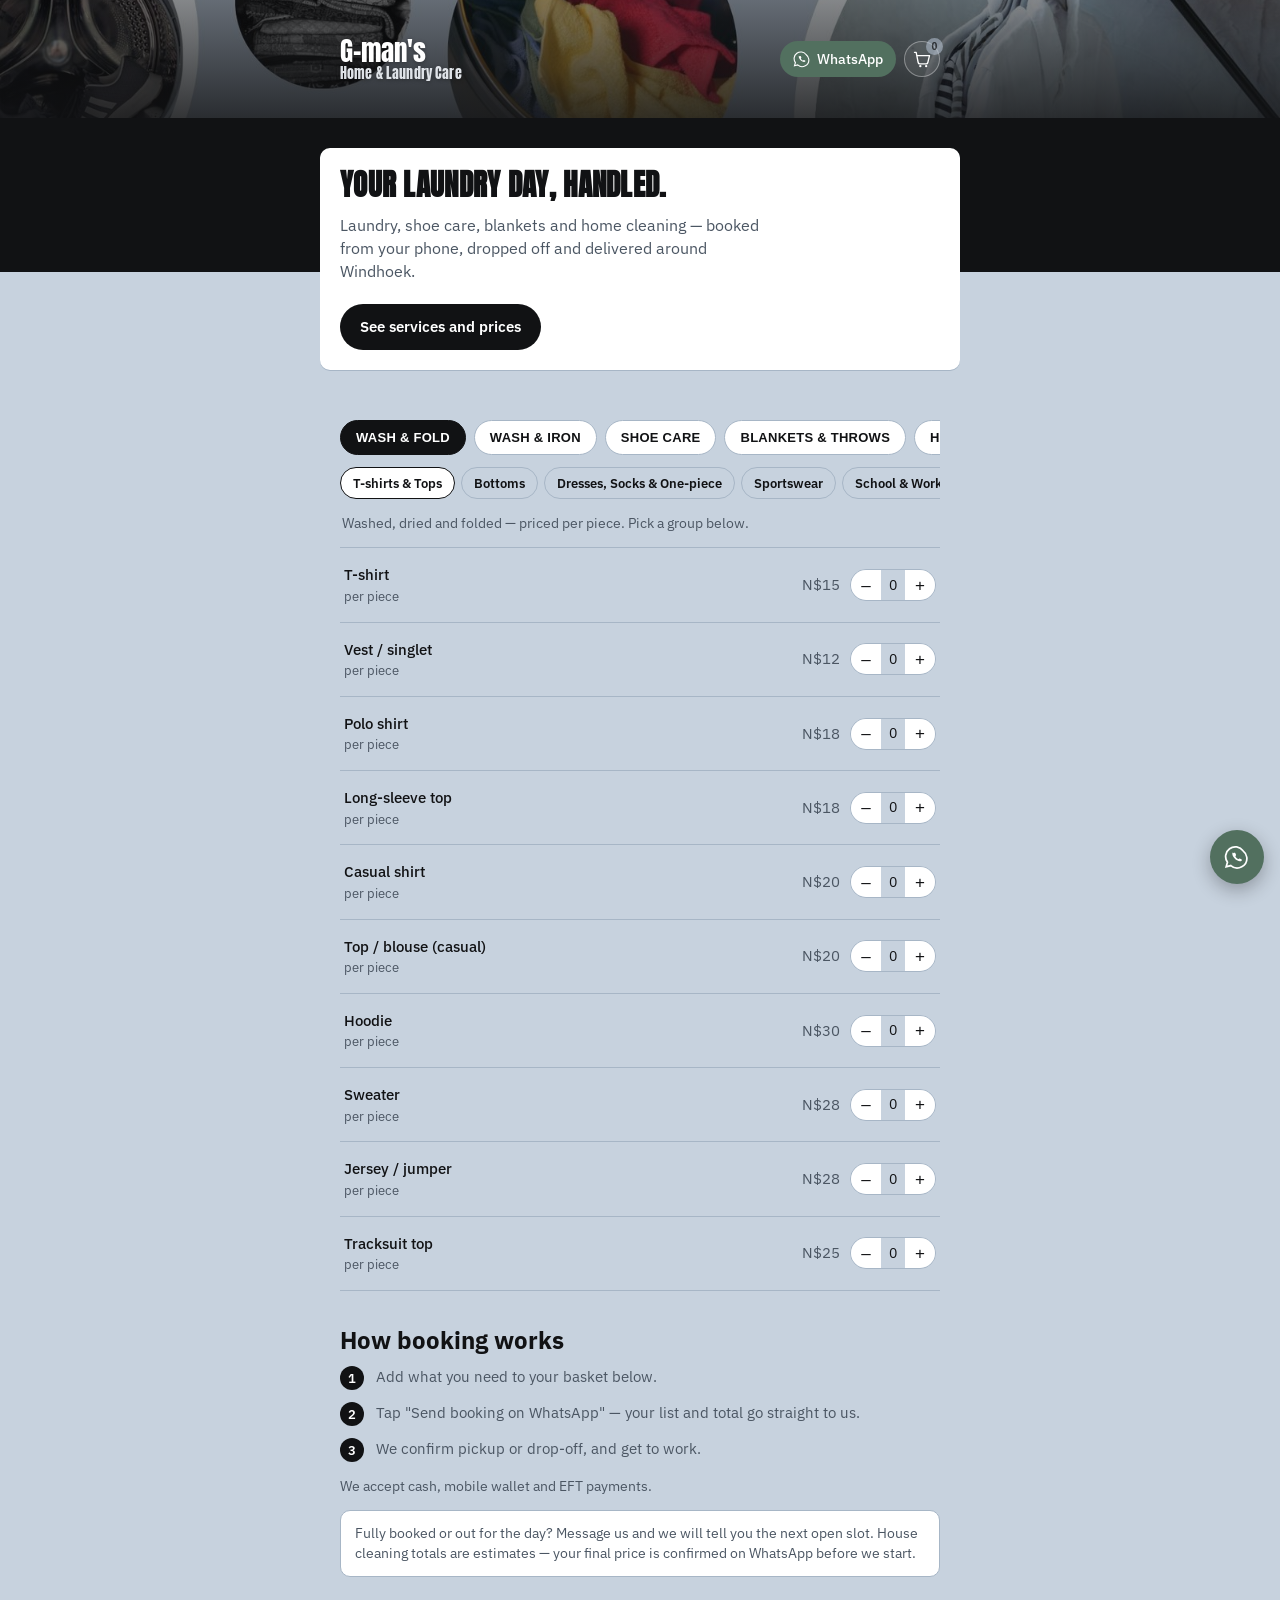
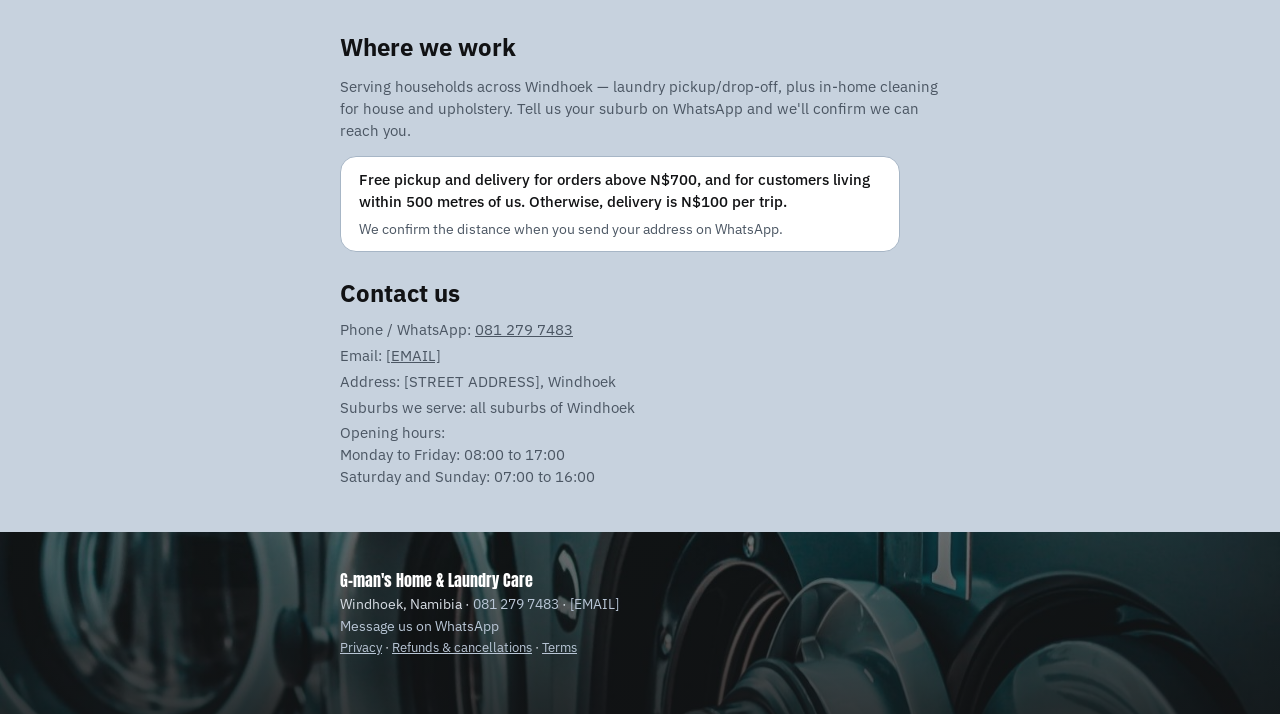
<file: index.html>
<!DOCTYPE html>
<html lang="en">
<head>
<meta charset="UTF-8">
<meta name="viewport" content="width=device-width, initial-scale=1">
<title>G-man's Home &amp; Laundry Care — Windhoek</title>
<meta name="description" content="Laundry and home cleaning bookings in Windhoek, Namibia. Pick your services, see the price, book straight to WhatsApp.">

<!-- Open Graph / link preview (WhatsApp, Instagram, Facebook) -->
<meta property="og:type" content="website">
<meta property="og:title" content="G-man's Home & Laundry Care — Windhoek">
<meta property="og:description" content="Laundry, shoe care and home cleaning — booked from your phone, dropped off and delivered around Windhoek.">
<meta property="og:image" content="https://kaveto.ppaulus048.workers.dev/og-image.jpg">
<meta property="og:image:width" content="1200">
<meta property="og:image:height" content="630">
<meta property="og:url" content="https://kaveto.ppaulus048.workers.dev/">
<meta name="twitter:card" content="summary_large_image">
<link rel="preconnect" href="https://fonts.googleapis.com">
<link rel="preconnect" href="https://fonts.gstatic.com" crossorigin>
<link href="https://fonts.googleapis.com/css2?family=Anton&family=IBM+Plex+Sans:wght@400;500;600&display=swap" rel="stylesheet">
<link rel="canonical" href="https://kaveto.ppaulus048.workers.dev/">
<meta name="theme-color" content="#5b6b7a">
<link rel="icon" href="data:image/svg+xml,%3Csvg xmlns='http://www.w3.org/2000/svg' viewBox='0 0 100 100'%3E%3Ctext y='.9em' font-size='90'%3E%F0%9F%A7%BA%3C/text%3E%3C/svg%3E">
<link rel="stylesheet" href="styles.css">
<script type="application/ld+json">{"@context":"https://schema.org","@type":"LocalBusiness","name":"G-man's Home & Laundry Care","url":"https://kaveto.ppaulus048.workers.dev/","telephone":"+264812797483","email":"[EMAIL]","address":{"@type":"PostalAddress","streetAddress":"[STREET ADDRESS]","addressLocality":"Windhoek","addressCountry":"NA"},"areaServed":"Windhoek","openingHours":["Mo-Fr 08:00-17:00","Sa-Su 07:00-16:00"],"description":"Laundry, shoe care, blanket cleaning and home cleaning in Windhoek."}</script>
</head>
<body>

<header class="site-header">
  <div class="wrap header-row">
    <p class="wordmark">G-man's<br><span>Home &amp; Laundry Care</span></p>
    <div class="header-actions">
      <a class="header-whatsapp" href="https://wa.me/264812797483" id="header-whatsapp-link" aria-label="Message us on WhatsApp">
        <svg width="18" height="18" viewBox="0 0 24 24" fill="none" aria-hidden="true"><path d="M17.6 6.3A8.9 8.9 0 0 0 3.2 16.8L2 21l4.3-1.1A8.9 8.9 0 0 0 21 12a8.9 8.9 0 0 0-3.4-5.7Z" stroke="currentColor" stroke-width="1.5"/><path d="M8.7 8.6c.2-.5.4-.5.7-.5h.5c.2 0 .4 0 .6.4l.6 1.5c.1.2 0 .4-.1.6l-.4.5c-.1.2-.1.3 0 .5.4.8 1.5 1.9 2.3 2.3.2.1.3.1.5 0l.5-.4c.2-.1.4-.2.6-.1l1.5.6c.4.2.4.4.4.6v.5c0 .3 0 .5-.5.7-.9.4-2.3.3-3.9-.7-1.3-.8-2.6-2.1-3.4-3.4-1-1.6-1.1-3-.7-3.9Z" fill="currentColor"/></svg>
        WhatsApp
      </a>
      <button class="header-cart" id="header-cart-btn" aria-haspopup="dialog" aria-controls="cart-drawer" aria-label="View basket">
        <svg width="20" height="20" viewBox="0 0 24 24" fill="none" aria-hidden="true"><path d="M3 4h2l2.4 12.2a2 2 0 0 0 2 1.6h7.6a2 2 0 0 0 2-1.6L21 8H6" stroke="currentColor" stroke-width="1.6" stroke-linecap="round" stroke-linejoin="round"/><circle cx="10" cy="20.5" r="1.4" fill="currentColor"/><circle cx="17" cy="20.5" r="1.4" fill="currentColor"/></svg>
        <span class="header-cart-badge" id="header-cart-badge">0</span>
      </button>
    </div>
  </div>
</header>

<main>

  <section class="hero">
    <div class="wrap">
      <h1>Your laundry day, handled.</h1>
      <p class="hero-sub">Laundry, shoe care, blankets and home cleaning — booked from your phone, dropped off and delivered around Windhoek.</p>
      <a href="#services" class="btn btn-primary">See services and prices</a>
    </div>
  </section>

  <section id="services" class="services">
    <div class="wrap">

      <div class="category-tabs" role="group" aria-label="Service categories" id="category-tabs">
        <!-- populated by script.js -->
      </div>

      <div class="group-tabs" id="group-tabs" role="group" aria-label="Item groups"></div>

      <div class="category-note" id="category-note"></div>

      <ul class="item-list" id="item-list">
        <!-- populated by script.js -->
      </ul>

    </div>
  </section>

  <section class="how">
    <div class="wrap">
      <h2>How booking works</h2>
      <ol class="how-list">
        <li><span class="how-num">1</span> Add what you need to your basket below.</li>
        <li><span class="how-num">2</span> Tap "Send booking on WhatsApp" — your list and total go straight to us.</li>
        <li><span class="how-num">3</span> We confirm pickup or drop-off, and get to work.</li>
      </ol>
      <p class="how-payments">We accept cash, mobile wallet and EFT payments.</p>
      <p class="how-note">Fully booked or out for the day? Message us and we will tell you the next open slot. House cleaning totals are estimates — your final price is confirmed on WhatsApp before we start.</p>
    </div>
  </section>

  <section class="areas">
    <div class="wrap">
      <h2>Where we work</h2>
      <p>Serving households across Windhoek — laundry pickup/drop-off, plus in-home cleaning for house and upholstery. Tell us your suburb on WhatsApp and we'll confirm we can reach you.</p>
      <p class="areas-delivery">Free pickup and delivery for orders above N$700, and for customers living within 500 metres of us. Otherwise, delivery is N$100 per trip.<span class="areas-note">We confirm the distance when you send your address on WhatsApp.</span></p>
      <h2 class="contact-h">Contact us</h2>
      <ul class="contact-list">
        <li>Phone / WhatsApp: <a href="tel:+264812797483">081 279 7483</a></li>
        <li>Email: <a href="mailto:[EMAIL]">[EMAIL]</a></li>
        <li>Address: [STREET ADDRESS], Windhoek</li>
        <li>Suburbs we serve: all suburbs of Windhoek</li>
        <li>Opening hours:<br>Monday to Friday: 08:00 to 17:00<br>Saturday and Sunday: 07:00 to 16:00</li>
      </ul>
    </div>
  </section>

</main>

<footer class="site-footer">
  <div class="wrap">
    <p class="footer-name">G-man's Home &amp; Laundry Care</p>
    <p>Windhoek, Namibia · <a href="tel:+264812797483">081 279 7483</a> · <a href="mailto:[EMAIL]">[EMAIL]</a></p>
    <p><a href="https://wa.me/264812797483" id="footer-whatsapp-link">Message us on WhatsApp</a></p>
    <p class="footer-legal"><a href="privacy.html">Privacy</a> · <a href="refunds.html">Refunds &amp; cancellations</a> · <a href="terms.html">Terms</a></p>
  </div>
</footer>

<!-- Floating WhatsApp bubble -->
<a class="whatsapp-bubble" id="whatsapp-bubble-link" href="https://wa.me/264812797483" aria-label="Message us on WhatsApp">
  <svg width="26" height="26" viewBox="0 0 24 24" fill="none" aria-hidden="true"><path d="M17.6 6.3A8.9 8.9 0 0 0 3.2 16.8L2 21l4.3-1.1A8.9 8.9 0 0 0 21 12a8.9 8.9 0 0 0-3.4-5.7Z" stroke="#fff" stroke-width="1.6"/><path d="M8.7 8.6c.2-.5.4-.5.7-.5h.5c.2 0 .4 0 .6.4l.6 1.5c.1.2 0 .4-.1.6l-.4.5c-.1.2-.1.3 0 .5.4.8 1.5 1.9 2.3 2.3.2.1.3.1.5 0l.5-.4c.2-.1.4-.2.6-.1l1.5.6c.4.2.4.4.4.6v.5c0 .3 0 .5-.5.7-.9.4-2.3.3-3.9-.7-1.3-.8-2.6-2.1-3.4-3.4-1-1.6-1.1-3-.7-3.9Z" fill="#fff"/></svg>
</a>

<!-- Sticky cart bar (appears once something is added) -->
<button class="cart-bar" id="cart-bar" aria-haspopup="dialog" aria-controls="cart-drawer">
  <span id="cart-bar-count">0 items</span>
  <span id="cart-bar-total">N$0</span>
</button>

<!-- Cart drawer -->
<div class="cart-drawer" id="cart-drawer" role="dialog" aria-modal="true" aria-label="Your basket" aria-hidden="true">
  <div class="cart-drawer-inner">
    <div class="cart-drawer-head">
      <h2>Your basket</h2>
      <button id="cart-close" aria-label="Close basket">&times;</button>
    </div>
    <ul class="cart-items" id="cart-items"></ul>
    <p class="cart-empty" id="cart-empty">Nothing added yet — browse services above.</p>
    <div class="cart-drawer-foot">
      <div class="cart-total-row">
        <span>Total</span>
        <span id="cart-total">N$0</span>
      </div>
      <a href="https://wa.me/264812797483" id="whatsapp-send" class="btn btn-primary btn-block">Send booking on WhatsApp</a>
      <button id="cart-clear" class="btn-text">Clear basket</button>
    </div>
  </div>
</div>

<script src="script.js"></script>
</body>
</html>
</file>
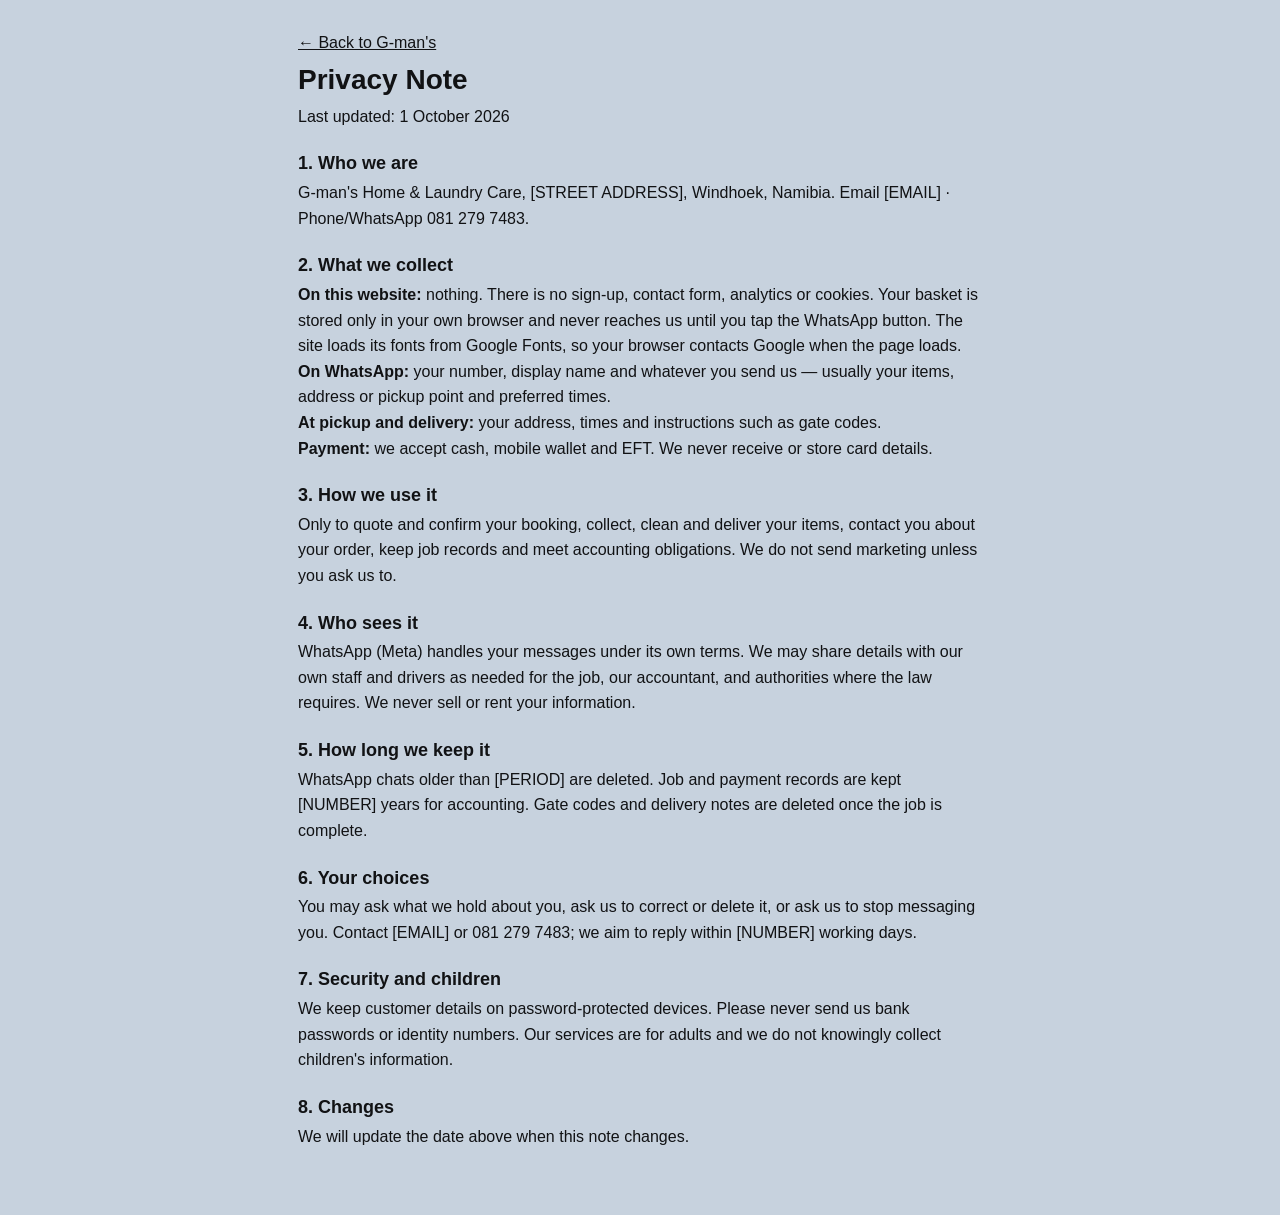
<file: privacy.html>
<!DOCTYPE html>
<html lang="en"><head><meta charset="UTF-8"><meta name="viewport" content="width=device-width, initial-scale=1">
<title>Privacy Note — G-man's Home &amp; Laundry Care</title>
<link rel="canonical" href="https://kaveto.ppaulus048.workers.dev/privacy.html">
<link rel="stylesheet" href="styles.css">
<style>body{background:var(--paper,#fff)}.legal{max-width:720px;margin:0 auto;padding:24px 18px 60px;line-height:1.6}.legal h1{font-size:28px;margin:8px 0}.legal h2{font-size:18px;margin:24px 0 6px}.legal p{margin:6px 0}.legal a{color:inherit}.draft{background:#fff3cd;color:#3a2e00;padding:8px 12px;border-radius:8px;font-size:14px}</style>
</head><body><main class="legal">
<p><a href="index.html">&larr; Back to G-man's</a></p>
<h1>Privacy Note</h1><p>Last updated: 1 October 2026</p>
<h2>1. Who we are</h2><p>G-man's Home &amp; Laundry Care, [STREET ADDRESS], Windhoek, Namibia. Email [EMAIL] · Phone/WhatsApp 081 279 7483.</p>
<h2>2. What we collect</h2><p><b>On this website:</b> nothing. There is no sign-up, contact form, analytics or cookies. Your basket is stored only in your own browser and never reaches us until you tap the WhatsApp button. The site loads its fonts from Google Fonts, so your browser contacts Google when the page loads.<br><b>On WhatsApp:</b> your number, display name and whatever you send us — usually your items, address or pickup point and preferred times.<br><b>At pickup and delivery:</b> your address, times and instructions such as gate codes.<br><b>Payment:</b> we accept cash, mobile wallet and EFT. We never receive or store card details.</p>
<h2>3. How we use it</h2><p>Only to quote and confirm your booking, collect, clean and deliver your items, contact you about your order, keep job records and meet accounting obligations. We do not send marketing unless you ask us to.</p>
<h2>4. Who sees it</h2><p>WhatsApp (Meta) handles your messages under its own terms. We may share details with our own staff and drivers as needed for the job, our accountant, and authorities where the law requires. We never sell or rent your information.</p>
<h2>5. How long we keep it</h2><p>WhatsApp chats older than [PERIOD] are deleted. Job and payment records are kept [NUMBER] years for accounting. Gate codes and delivery notes are deleted once the job is complete.</p>
<h2>6. Your choices</h2><p>You may ask what we hold about you, ask us to correct or delete it, or ask us to stop messaging you. Contact [EMAIL] or 081 279 7483; we aim to reply within [NUMBER] working days.</p>
<h2>7. Security and children</h2><p>We keep customer details on password-protected devices. Please never send us bank passwords or identity numbers. Our services are for adults and we do not knowingly collect children's information.</p>
<h2>8. Changes</h2><p>We will update the date above when this note changes.</p>

</main></body></html>
</file>
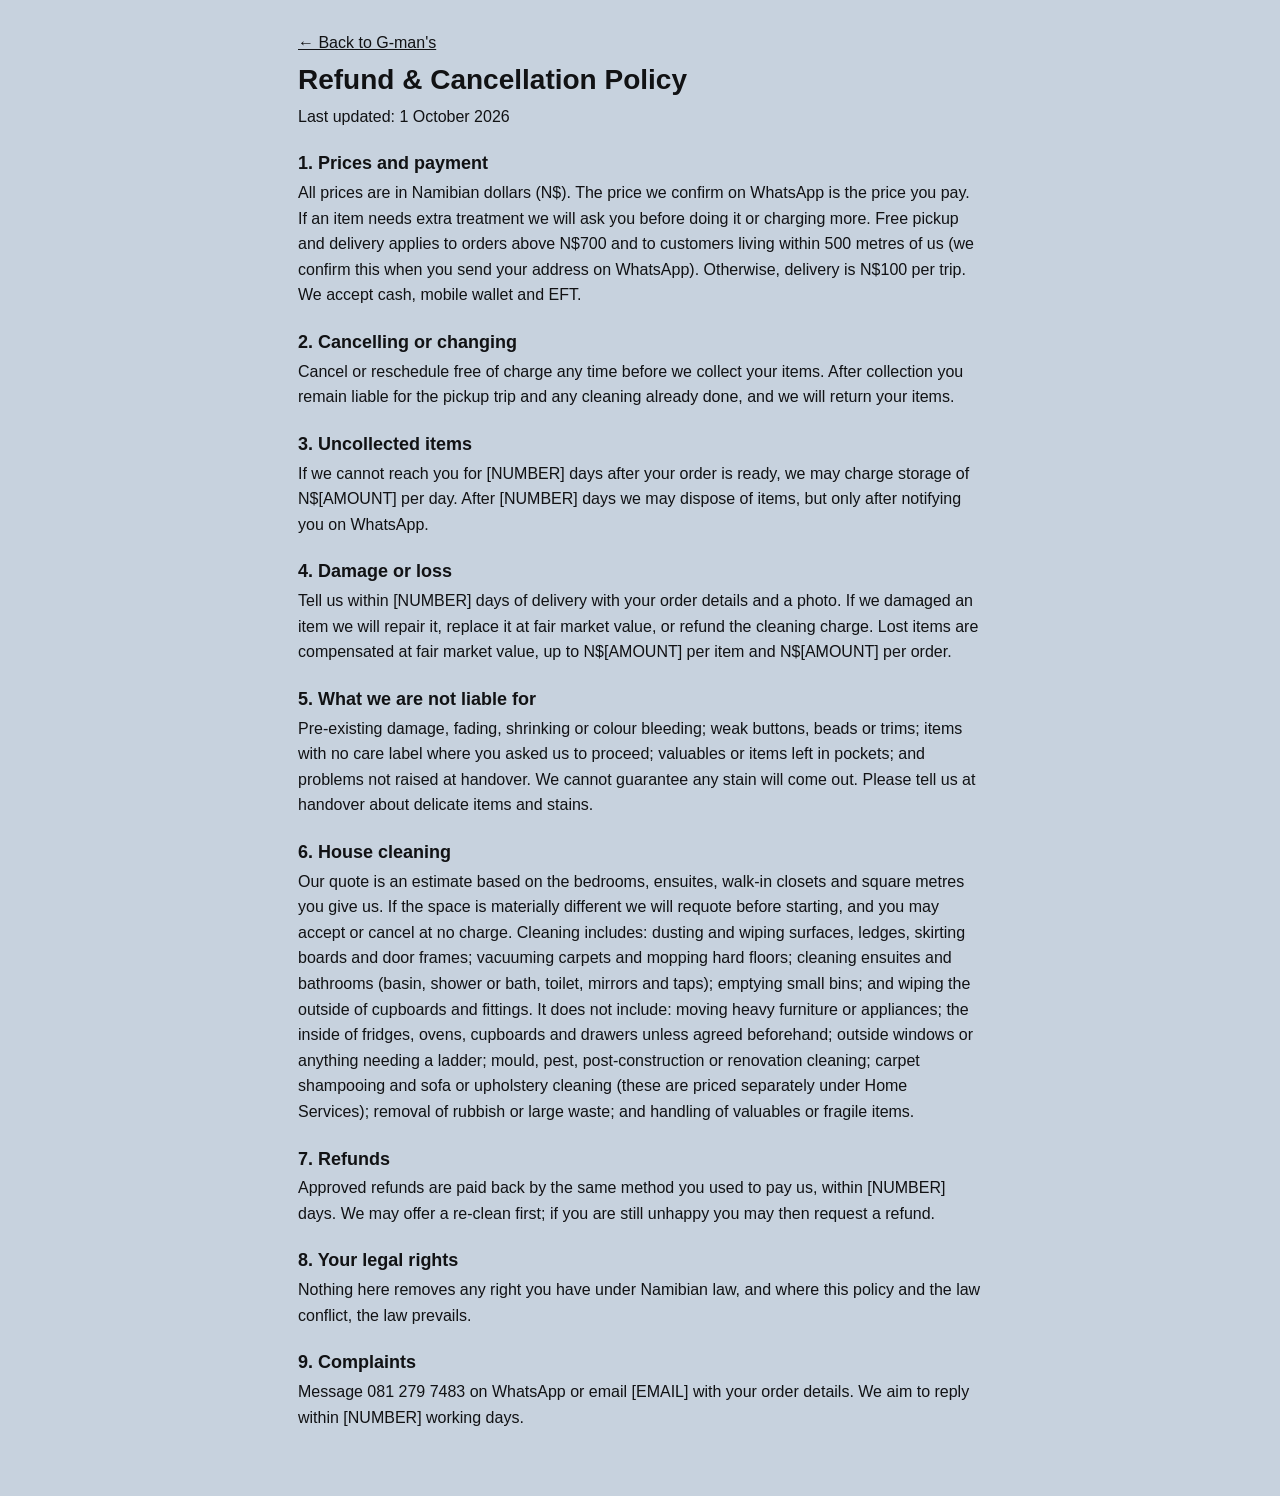
<file: refunds.html>
<!DOCTYPE html>
<html lang="en"><head><meta charset="UTF-8"><meta name="viewport" content="width=device-width, initial-scale=1">
<title>Refund &amp; Cancellation Policy — G-man's Home &amp; Laundry Care</title>
<link rel="canonical" href="https://kaveto.ppaulus048.workers.dev/refunds.html">
<link rel="stylesheet" href="styles.css">
<style>body{background:var(--paper,#fff)}.legal{max-width:720px;margin:0 auto;padding:24px 18px 60px;line-height:1.6}.legal h1{font-size:28px;margin:8px 0}.legal h2{font-size:18px;margin:24px 0 6px}.legal p{margin:6px 0}.legal a{color:inherit}.draft{background:#fff3cd;color:#3a2e00;padding:8px 12px;border-radius:8px;font-size:14px}</style>
</head><body><main class="legal">
<p><a href="index.html">&larr; Back to G-man's</a></p>
<h1>Refund &amp; Cancellation Policy</h1><p>Last updated: 1 October 2026</p>
<h2>1. Prices and payment</h2><p>All prices are in Namibian dollars (N$). The price we confirm on WhatsApp is the price you pay. If an item needs extra treatment we will ask you before doing it or charging more. Free pickup and delivery applies to orders above N$700 and to customers living within 500 metres of us (we confirm this when you send your address on WhatsApp). Otherwise, delivery is N$100 per trip. We accept cash, mobile wallet and EFT.</p>
<h2>2. Cancelling or changing</h2><p>Cancel or reschedule free of charge any time before we collect your items. After collection you remain liable for the pickup trip and any cleaning already done, and we will return your items.</p>
<h2>3. Uncollected items</h2><p>If we cannot reach you for [NUMBER] days after your order is ready, we may charge storage of N$[AMOUNT] per day. After [NUMBER] days we may dispose of items, but only after notifying you on WhatsApp.</p>
<h2>4. Damage or loss</h2><p>Tell us within [NUMBER] days of delivery with your order details and a photo. If we damaged an item we will repair it, replace it at fair market value, or refund the cleaning charge. Lost items are compensated at fair market value, up to N$[AMOUNT] per item and N$[AMOUNT] per order.</p>
<h2>5. What we are not liable for</h2><p>Pre-existing damage, fading, shrinking or colour bleeding; weak buttons, beads or trims; items with no care label where you asked us to proceed; valuables or items left in pockets; and problems not raised at handover. We cannot guarantee any stain will come out. Please tell us at handover about delicate items and stains.</p>
<h2>6. House cleaning</h2><p>Our quote is an estimate based on the bedrooms, ensuites, walk-in closets and square metres you give us. If the space is materially different we will requote before starting, and you may accept or cancel at no charge. Cleaning includes: dusting and wiping surfaces, ledges, skirting boards and door frames; vacuuming carpets and mopping hard floors; cleaning ensuites and bathrooms (basin, shower or bath, toilet, mirrors and taps); emptying small bins; and wiping the outside of cupboards and fittings. It does not include: moving heavy furniture or appliances; the inside of fridges, ovens, cupboards and drawers unless agreed beforehand; outside windows or anything needing a ladder; mould, pest, post-construction or renovation cleaning; carpet shampooing and sofa or upholstery cleaning (these are priced separately under Home Services); removal of rubbish or large waste; and handling of valuables or fragile items.</p>
<h2>7. Refunds</h2><p>Approved refunds are paid back by the same method you used to pay us, within [NUMBER] days. We may offer a re-clean first; if you are still unhappy you may then request a refund.</p>
<h2>8. Your legal rights</h2><p>Nothing here removes any right you have under Namibian law, and where this policy and the law conflict, the law prevails.</p>
<h2>9. Complaints</h2><p>Message 081 279 7483 on WhatsApp or email [EMAIL] with your order details. We aim to reply within [NUMBER] working days.</p>

</main></body></html>
</file>
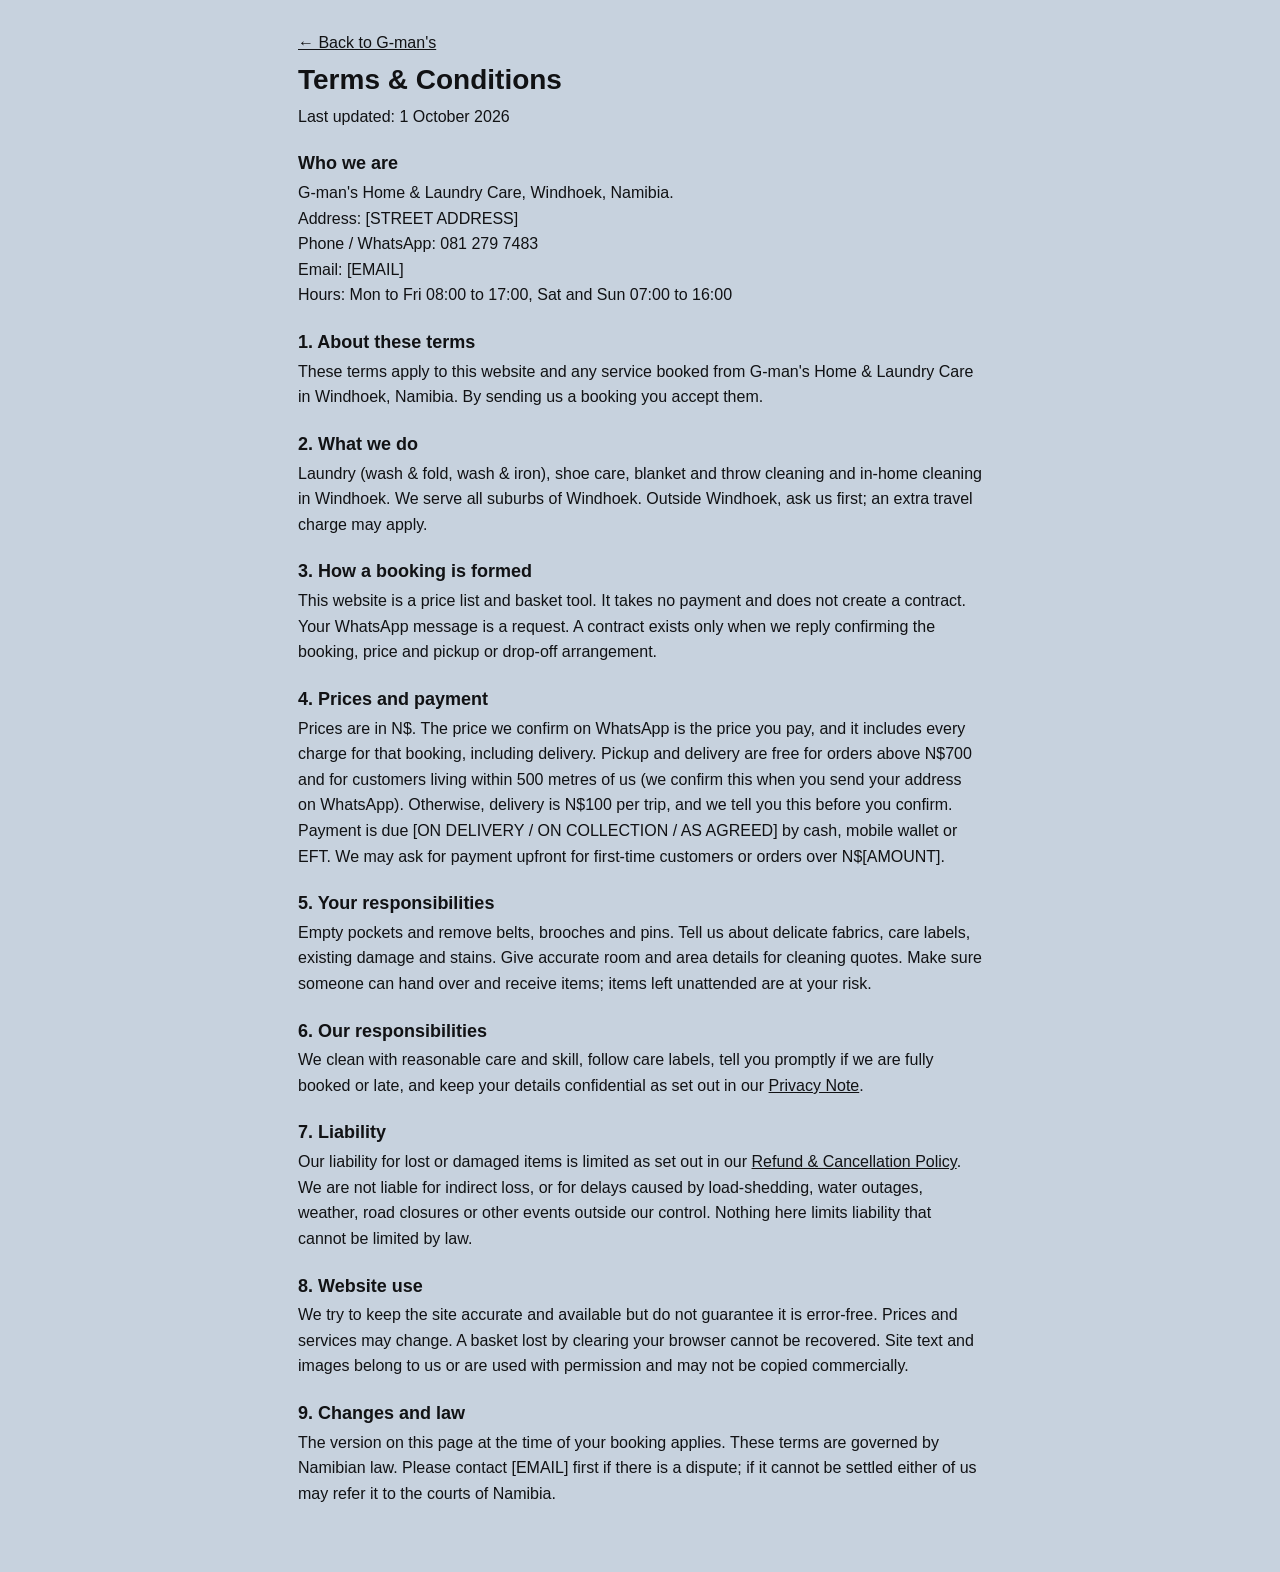
<file: terms.html>
<!DOCTYPE html>
<html lang="en"><head><meta charset="UTF-8"><meta name="viewport" content="width=device-width, initial-scale=1">
<title>Terms &amp; Conditions — G-man's Home &amp; Laundry Care</title>
<link rel="canonical" href="https://kaveto.ppaulus048.workers.dev/terms.html">
<link rel="stylesheet" href="styles.css">
<style>body{background:var(--paper,#fff)}.legal{max-width:720px;margin:0 auto;padding:24px 18px 60px;line-height:1.6}.legal h1{font-size:28px;margin:8px 0}.legal h2{font-size:18px;margin:24px 0 6px}.legal p{margin:6px 0}.legal a{color:inherit}.draft{background:#fff3cd;color:#3a2e00;padding:8px 12px;border-radius:8px;font-size:14px}</style>
</head><body><main class="legal">
<p><a href="index.html">&larr; Back to G-man's</a></p>
<h1>Terms &amp; Conditions</h1><p>Last updated: 1 October 2026</p>
<h2>Who we are</h2><p>G-man's Home &amp; Laundry Care, Windhoek, Namibia.<br>Address: [STREET ADDRESS]<br>Phone / WhatsApp: 081 279 7483<br>Email: [EMAIL]<br>Hours: Mon to Fri 08:00 to 17:00, Sat and Sun 07:00 to 16:00</p>
<h2>1. About these terms</h2><p>These terms apply to this website and any service booked from G-man's Home &amp; Laundry Care in Windhoek, Namibia. By sending us a booking you accept them.</p>
<h2>2. What we do</h2><p>Laundry (wash &amp; fold, wash &amp; iron), shoe care, blanket and throw cleaning and in-home cleaning in Windhoek. We serve all suburbs of Windhoek. Outside Windhoek, ask us first; an extra travel charge may apply.</p>
<h2>3. How a booking is formed</h2><p>This website is a price list and basket tool. It takes no payment and does not create a contract. Your WhatsApp message is a request. A contract exists only when we reply confirming the booking, price and pickup or drop-off arrangement.</p>
<h2>4. Prices and payment</h2><p>Prices are in N$. The price we confirm on WhatsApp is the price you pay, and it includes every charge for that booking, including delivery. Pickup and delivery are free for orders above N$700 and for customers living within 500 metres of us (we confirm this when you send your address on WhatsApp). Otherwise, delivery is N$100 per trip, and we tell you this before you confirm. Payment is due [ON DELIVERY / ON COLLECTION / AS AGREED] by cash, mobile wallet or EFT. We may ask for payment upfront for first-time customers or orders over N$[AMOUNT].</p>
<h2>5. Your responsibilities</h2><p>Empty pockets and remove belts, brooches and pins. Tell us about delicate fabrics, care labels, existing damage and stains. Give accurate room and area details for cleaning quotes. Make sure someone can hand over and receive items; items left unattended are at your risk.</p>
<h2>6. Our responsibilities</h2><p>We clean with reasonable care and skill, follow care labels, tell you promptly if we are fully booked or late, and keep your details confidential as set out in our <a href='privacy.html'>Privacy Note</a>.</p>
<h2>7. Liability</h2><p>Our liability for lost or damaged items is limited as set out in our <a href='refunds.html'>Refund &amp; Cancellation Policy</a>. We are not liable for indirect loss, or for delays caused by load-shedding, water outages, weather, road closures or other events outside our control. Nothing here limits liability that cannot be limited by law.</p>
<h2>8. Website use</h2><p>We try to keep the site accurate and available but do not guarantee it is error-free. Prices and services may change. A basket lost by clearing your browser cannot be recovered. Site text and images belong to us or are used with permission and may not be copied commercially.</p>
<h2>9. Changes and law</h2><p>The version on this page at the time of your booking applies. These terms are governed by Namibian law. Please contact [EMAIL] first if there is a dispute; if it cannot be settled either of us may refer it to the courts of Namibia.</p>

</main></body></html>
</file>
<file: styles.css>
/* ===== Tokens ===== */
/* Palette matches the flyer: slate blue-grey background, near-black
   bold headline, white pill badges. */
:root {
  --paper: #c7d2de;
  --paper-deep: #b9c6d6;
  --ink: #111214;
  --ink-soft: #4b5663;
  --navy: #111214;
  --navy-soft: #2a3138;
  --gold: #111214;
  --gold-deep: #000000;
  --sage: #52705f;
  --line: #a7b6c6;
  --radius: 10px;
  --display: "Anton", "Archivo Black", sans-serif;
  --serif: "Anton", "Archivo Black", sans-serif;
  --sans: "IBM Plex Sans", -apple-system, Segoe UI, Roboto, sans-serif;
}

* { box-sizing: border-box; }
html { scroll-behavior: smooth; }

body {
  margin: 0;
  background: var(--paper);
  color: var(--ink);
  font-family: var(--sans);
  font-size: 16px;
  line-height: 1.5;
  -webkit-font-smoothing: antialiased;
}

.wrap {
  max-width: 640px;
  margin: 0 auto;
  padding: 0 20px;
}

h1, h2 {
  font-family: var(--sans);
  font-weight: 700;
  color: var(--navy);
  margin: 0 0 12px;
  line-height: 1.15;
}

/* Anton (condensed display font) is reserved for the big hero headline
   only — its lowercase letters (like "i") render oddly at smaller
   sizes, so section headings and cards use bold sans instead. */
.hero h1 {
  font-family: var(--display);
}

a { color: inherit; }

/* ===== Header ===== */
/* Banner photo behind the business name and icons. Swap header-bg.jpg
   for a different photo any time by replacing the file (keep the
   same name). */
.site-header {
  background-color: var(--navy);
  background-image:
    linear-gradient(180deg, rgba(17,18,20,.5) 0%, rgba(17,18,20,.85) 100%),
    url("header-bg.jpg");
  background-size: cover;
  background-position: center;
  color: #fff;
  min-height: 118px;
  display: flex;
  align-items: center;
}
.header-row {
  display: flex;
  align-items: center;
  justify-content: space-between;
  padding: 16px 20px;
  width: 100%;
}
.wordmark {
  font-family: var(--serif);
  font-size: 27px;
  line-height: 1.15;
  margin: 0;
  text-shadow: 0 1px 4px rgba(0,0,0,0.35);
}
.wordmark span {
  display: block;
  font-size: 14px;
  font-weight: 400;
  color: #dfe3e8;
  letter-spacing: 0.01em;
}
.header-actions {
  display: flex;
  align-items: center;
  gap: 8px;
  flex: 0 0 auto;
}
.header-whatsapp {
  display: inline-flex;
  align-items: center;
  gap: 6px;
  text-decoration: none;
  color: #fff;
  background: var(--sage);
  padding: 8px 13px;
  border-radius: 999px;
  font-size: 13.5px;
  font-weight: 500;
  white-space: nowrap;
}
.header-cart {
  position: relative;
  display: inline-flex;
  align-items: center;
  justify-content: center;
  width: 36px;
  height: 36px;
  border-radius: 50%;
  border: 1px solid rgba(255,255,255,0.35);
  background: rgba(255,255,255,0.08);
  color: #fff;
  cursor: pointer;
  flex: 0 0 auto;
}
.header-cart-badge {
  position: absolute;
  top: -4px;
  right: -4px;
  min-width: 17px;
  height: 17px;
  padding: 0 3px;
  border-radius: 999px;
  background: var(--paper-deep);
  color: var(--ink);
  font-size: 10.5px;
  font-weight: 700;
  line-height: 17px;
  text-align: center;
}
.header-cart-badge.zero { opacity: 0.55; }

/* ===== Hero ===== */
.hero {
  padding: 30px 0 28px;
  background: linear-gradient(180deg, var(--navy) 0%, var(--navy) 55%, var(--paper) 55%);
}
.hero .wrap {
  background: #fff;
  border-radius: var(--radius);
  padding: 22px 20px 20px;
  box-shadow: 0 1px 0 var(--line);
}

/* hero-badge circular photo removed per feedback — kept CSS out for cleanliness */
.hero h1 {
  font-size: 27px;
  text-transform: uppercase;
  letter-spacing: 0.01em;
  line-height: 1.1;
}
.hero-sub {
  color: var(--ink-soft);
  font-size: 15.5px;
  max-width: 42ch;
  margin: 0 0 20px;
}

.btn {
  display: inline-block;
  text-decoration: none;
  font-weight: 500;
  font-size: 15px;
  padding: 12px 20px;
  border-radius: 999px;
  border: none;
  cursor: pointer;
}
.btn-primary {
  background: var(--ink);
  color: #fff;
  font-weight: 600;
}
.btn-primary:active { background: var(--gold-deep); }
.btn-block { display: block; width: 100%; text-align: center; }
.btn-text {
  display: block;
  width: 100%;
  text-align: center;
  background: none;
  border: none;
  color: var(--ink-soft);
  font-size: 13.5px;
  padding: 10px 0 2px;
  cursor: pointer;
  text-decoration: underline;
}

/* ===== Services ===== */
.services { padding: 8px 0 28px; }

.category-tabs {
  display: flex;
  gap: 8px;
  overflow-x: auto;
  padding: 14px 0 6px;
  scrollbar-width: none;
}
.category-tabs::-webkit-scrollbar { display: none; }
.category-tab {
  flex: 0 0 auto;
  background: #fff;
  border: 1px solid var(--line);
  color: var(--ink);
  padding: 9px 15px;
  border-radius: 999px;
  font-size: 13px;
  font-weight: 700;
  text-transform: uppercase;
  letter-spacing: 0.02em;
  cursor: pointer;
  white-space: nowrap;
}
.category-tab[aria-pressed="true"] {
  background: var(--navy);
  border-color: var(--navy);
  color: #fff;
}

/* Second row of tabs inside Wash & Fold / Wash & Iron */
.group-tabs {
  display: none;
  gap: 6px;
  overflow-x: auto;
  padding: 6px 0 4px;
  scrollbar-width: none;
}
.group-tabs::-webkit-scrollbar { display: none; }
.group-tab {
  flex: 0 0 auto;
  display: inline-flex;
  align-items: center;
  gap: 6px;
  background: transparent;
  border: 1px solid var(--line);
  color: var(--ink);
  padding: 7px 12px;
  border-radius: 999px;
  font-family: var(--sans);
  font-size: 12.5px;
  font-weight: 600;
  cursor: pointer;
  white-space: nowrap;
}
.group-tab[aria-pressed="true"] {
  background: #fff;
  border-color: var(--ink);
}
.group-count {
  min-width: 18px;
  height: 18px;
  padding: 0 5px;
  border-radius: 999px;
  background: var(--ink);
  color: #fff;
  font-size: 11px;
  font-weight: 700;
  line-height: 18px;
  text-align: center;
}
.group-count[hidden] { display: none; }
.service-tag {
  display: block;
  font-size: 11.5px;
  color: var(--ink-soft);
  opacity: 0.8;
}

.category-note {
  color: var(--ink-soft);
  font-size: 13.5px;
  margin: 10px 2px 14px;
}

.item-list {
  list-style: none;
  margin: 0;
  padding: 0;
  border-top: 1px solid var(--line);
}
.item-row {
  display: flex;
  align-items: center;
  justify-content: space-between;
  gap: 12px;
  padding: 14px 2px;
  border-bottom: 1px solid var(--line);
}
.item-info { min-width: 0; }
.item-name {
  font-weight: 500;
  font-size: 15px;
}
.item-unit {
  color: var(--ink-soft);
  font-size: 12.5px;
}
.item-right {
  display: flex;
  align-items: center;
  gap: 10px;
  flex: 0 0 auto;
}
.item-price {
  font-variant-numeric: tabular-nums;
  font-size: 14.5px;
  color: var(--ink-soft);
  min-width: 52px;
  text-align: right;
}
.stepper {
  display: flex;
  align-items: center;
  gap: 0;
  border: 1px solid var(--line);
  border-radius: 999px;
  overflow: hidden;
}
.stepper button {
  width: 30px;
  height: 30px;
  border: none;
  background: #fff;
  font-size: 17px;
  color: var(--navy);
  cursor: pointer;
  line-height: 1;
}
.stepper button:active { background: var(--paper); }
.stepper .qty {
  width: 24px;
  text-align: center;
  font-size: 14px;
  font-variant-numeric: tabular-nums;
}

/* ===== House cleaning calculator card ===== */
.hc-card {
  background: #fff;
  border: 1px solid var(--line);
  border-radius: var(--radius);
  padding: 16px;
  margin: 2px 0 20px;
}
.hc-title {
  font-family: var(--sans);
  font-weight: 700;
  color: var(--navy);
  font-size: 16.5px;
  margin-bottom: 10px;
}
.hc-row {
  display: flex;
  align-items: center;
  justify-content: space-between;
  padding: 8px 0;
  border-bottom: 1px solid var(--line);
  font-size: 14px;
  gap: 10px;
}
.hc-label { color: var(--ink-soft); }
.hc-rate {
  font-size: 12px;
  color: var(--ink-soft);
  opacity: 0.75;
}
.hc-sqm-input {
  width: 72px;
  padding: 6px 8px;
  border: 1px solid var(--line);
  border-radius: 6px;
  font-family: var(--sans);
  font-size: 14px;
  text-align: right;
}
.hc-total-row {
  display: flex;
  justify-content: space-between;
  font-family: var(--sans);
  font-weight: 700;
  font-size: 17px;
  color: var(--navy);
  padding: 12px 0;
}
.hc-card .btn-primary:disabled {
  opacity: 0.45;
  cursor: not-allowed;
}

.measure-note {
  background: #fff;
  border: 1px solid var(--line);
  border-radius: var(--radius);
  padding: 14px 16px;
  margin-top: 4px;
  font-size: 13px;
  color: var(--ink-soft);
}
.measure-note p { margin: 0 0 8px; }
.measure-note p:last-child { margin-bottom: 0; }
.measure-note strong { color: var(--ink); }

/* ===== How it works ===== */
.how { padding: 8px 0 36px; }
.how-list {
  list-style: none;
  margin: 0;
  padding: 0;
  display: grid;
  gap: 12px;
}
.how-list li {
  display: flex;
  align-items: flex-start;
  gap: 12px;
  font-size: 14.5px;
  color: var(--ink-soft);
}
.how-num {
  flex: 0 0 auto;
  width: 24px;
  height: 24px;
  border-radius: 50%;
  background: var(--navy);
  color: #fff;
  font-size: 12.5px;
  font-weight: 600;
  display: flex;
  align-items: center;
  justify-content: center;
  font-family: var(--sans);
}
.how-payments {
  margin-top: 14px;
  font-size: 13.5px;
  color: var(--ink-soft);
}
.how-payments strong { color: var(--ink); }
.how-note {
  margin-top: 10px;
  padding: 12px 14px;
  background: #fff;
  border: 1px solid var(--line);
  border-radius: var(--radius);
  font-size: 13.5px;
  color: var(--ink-soft);
}

/* ===== Areas ===== */
.areas { padding: 8px 0 40px; }
.areas p { color: var(--ink-soft); font-size: 14.5px; }
.areas-delivery {
  margin-top: 10px;
  display: block;
  max-width: 560px;
  background: #fff;
  border: 1px solid var(--line);
  border-radius: 16px;
  padding: 12px 18px;
  line-height: 1.5;
  font-weight: 500;
  color: var(--navy) !important;
}

.areas-note {
  display: block;
  margin-top: 6px;
  font-size: 13.5px;
  font-weight: 400;
  color: var(--ink-soft);
}

/* ===== Footer ===== */
/* Bottom banner photo — stretches across the full bottom section.
   Swap footer-bg.jpg for a different photo any time by replacing the
   file (keep the same name). */
.site-footer {
  background-color: var(--navy);
  background-image:
    linear-gradient(180deg, rgba(17,18,20,.55) 0%, rgba(17,18,20,.82) 100%),
    url("footer-bg.jpg");
  background-size: cover;
  background-position: center;
  color: #d8dee5;
  padding: 34px 0 54px;
  font-size: 13.5px;
}
.footer-name {
  font-family: var(--serif);
  color: #fff;
  font-size: 16px;
  margin: 0 0 4px;
}
.site-footer p { margin: 2px 0; }
.site-footer a { color: var(--paper-deep); text-decoration: none; }

/* ===== Floating WhatsApp bubble ===== */
.whatsapp-bubble {
  position: fixed;
  right: 16px;
  bottom: 16px;
  width: 54px;
  height: 54px;
  border-radius: 50%;
  background: var(--sage);
  display: flex;
  align-items: center;
  justify-content: center;
  box-shadow: 0 6px 18px rgba(17,18,20,0.3);
  z-index: 25;
  transition: bottom 0.2s ease;
}
.whatsapp-bubble.raised { bottom: 88px; }

/* ===== Sticky cart bar ===== */
.cart-bar {
  position: fixed;
  left: 16px;
  right: 16px;
  bottom: 16px;
  max-width: 608px;
  margin: 0 auto;
  display: none;
  align-items: center;
  justify-content: space-between;
  background: var(--navy);
  color: #fff;
  border: none;
  border-radius: 999px;
  padding: 15px 20px;
  font-family: var(--sans);
  font-size: 14.5px;
  font-weight: 500;
  cursor: pointer;
  box-shadow: 0 8px 24px rgba(17,18,20,0.28);
  z-index: 20;
}
.cart-bar.visible { display: flex; }
#cart-bar-total { color: var(--paper-deep); font-variant-numeric: tabular-nums; }

/* ===== Cart drawer ===== */
.cart-drawer {
  position: fixed;
  inset: 0;
  z-index: 30;
  visibility: hidden;
  pointer-events: none;
}
.cart-drawer.open {
  visibility: visible;
  pointer-events: auto;
}
.cart-drawer::before {
  content: "";
  position: absolute;
  inset: 0;
  background: rgba(17,18,20,0.4);
  opacity: 0;
  transition: opacity 0.2s ease;
}
.cart-drawer.open::before { opacity: 1; }

.cart-drawer-inner {
  position: absolute;
  left: 0; right: 0; bottom: 0;
  max-width: 640px;
  margin: 0 auto;
  background: var(--paper);
  border-radius: 16px 16px 0 0;
  padding: 20px 20px calc(20px + env(safe-area-inset-bottom, 0px));
  max-height: 82vh;
  overflow-y: auto;
  transform: translateY(100%);
  transition: transform 0.25s ease;
}
.cart-drawer.open .cart-drawer-inner { transform: translateY(0); }

.cart-drawer-head {
  display: flex;
  align-items: center;
  justify-content: space-between;
  margin-bottom: 4px;
}
.cart-drawer-head h2 { font-size: 19px; margin: 0; }
#cart-close {
  background: none;
  border: none;
  font-size: 26px;
  line-height: 1;
  color: var(--ink-soft);
  cursor: pointer;
  padding: 4px 8px;
}

.cart-items {
  list-style: none;
  margin: 10px 0;
  padding: 0;
}
.cart-item-row {
  display: flex;
  justify-content: space-between;
  align-items: center;
  padding: 10px 0;
  border-bottom: 1px solid var(--line);
  font-size: 14.5px;
  gap: 10px;
}
.cart-item-row .name { flex: 1; min-width: 0; }
.cart-item-row .qty { color: var(--ink-soft); flex: 0 0 auto; }
.cart-item-row .line-total {
  font-variant-numeric: tabular-nums;
  flex: 0 0 auto;
  min-width: 58px;
  text-align: right;
}
.cart-item-remove {
  flex: 0 0 auto;
  background: none;
  border: none;
  color: var(--ink-soft);
  font-size: 20px;
  line-height: 1;
  cursor: pointer;
  padding: 0 0 0 4px;
}

.cart-empty {
  color: var(--ink-soft);
  font-size: 14px;
  padding: 20px 0;
}

.cart-drawer-foot { margin-top: 8px; }
.cart-total-row {
  display: flex;
  justify-content: space-between;
  font-family: var(--sans);
  font-weight: 700;
  font-size: 19px;
  color: var(--navy);
  padding: 10px 0 16px;
}

/* ===== Larger screens ===== */
@media (min-width: 640px) {
  .hero h1 { font-size: 29px; }
  .item-row { padding: 16px 4px; }
}

/* Contact + legal links */
.contact-h { margin-top: 28px; }
.contact-list { list-style: none; padding: 0; margin: 8px 0 0; color: var(--ink-soft); font-size: 14.5px; }
.contact-list li { margin: 4px 0; }
.contact-list a { color: inherit; }
.footer-legal { margin-top: 10px; font-size: 13px; }
.footer-legal a { text-decoration: underline; }

@media (prefers-reduced-motion: reduce) {
  *, *::before, *::after { transition: none !important; animation: none !important; scroll-behavior: auto !important; }
}
</file>
